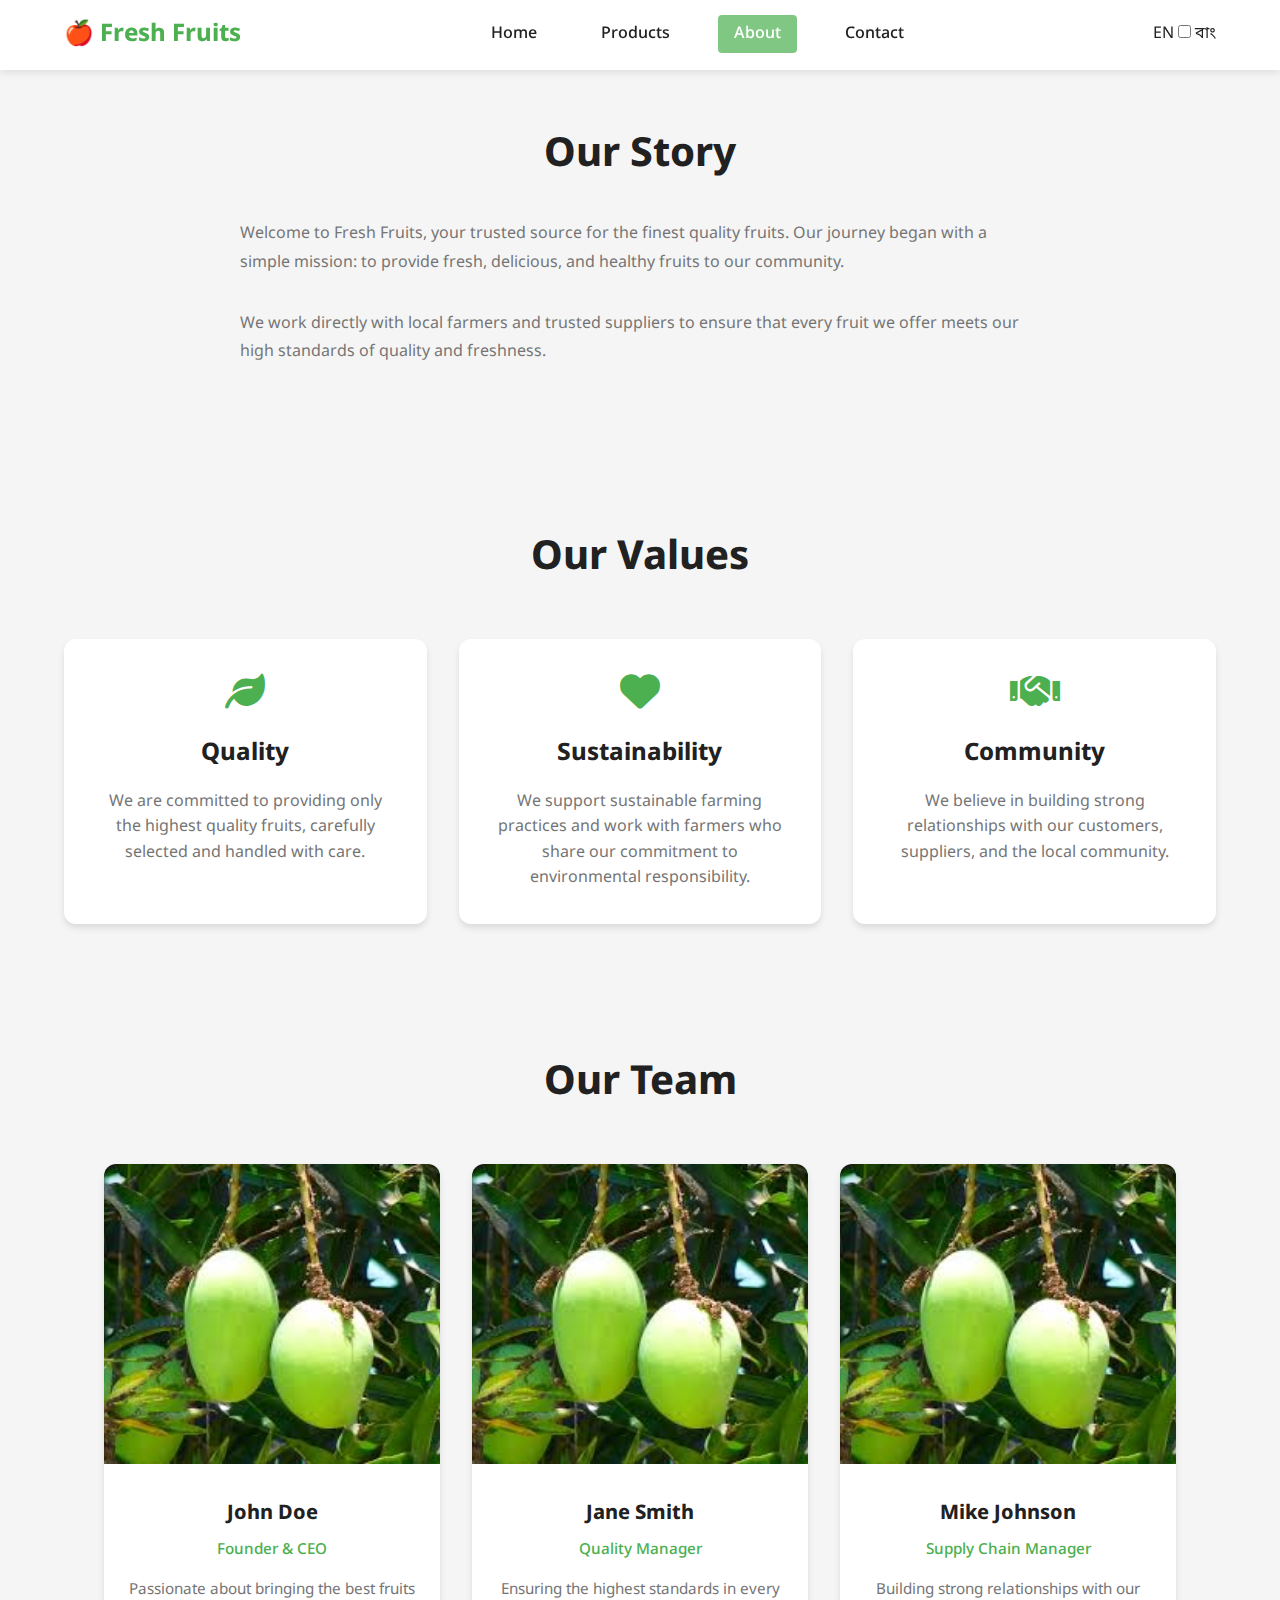
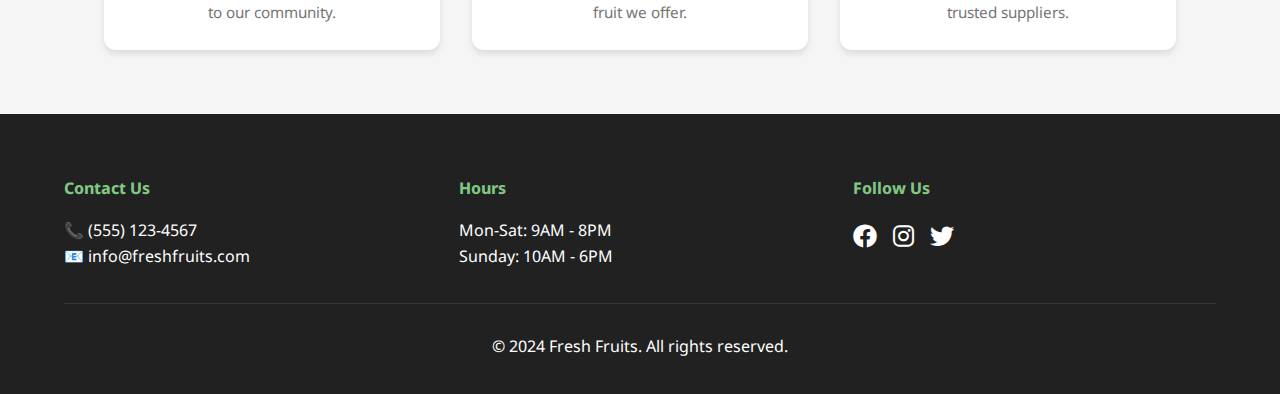
<file: about.html>
<!DOCTYPE html>
<html lang="en">
<head>
    <meta charset="UTF-8">
    <meta name="viewport" content="width=device-width, initial-scale=1.0">
    <title data-en="About Us - Fresh Fruits Store" data-bn="আমাদের সম্পর্কে - তাজা ফলের দোকান">About Us - Fresh Fruits Store</title>
    <link rel="stylesheet" href="css/style.css">
    <link rel="stylesheet" href="css/responsive.css">
    <link rel="stylesheet" href="https://cdnjs.cloudflare.com/ajax/libs/font-awesome/6.0.0/css/all.min.css">
    <link href="https://fonts.googleapis.com/css2?family=Noto+Sans+Bengali:wght@400;500;700&display=swap" rel="stylesheet">
</head>
<body>
    <header>
        <nav class="navbar">
            <div class="logo">
                <a href="index.html" data-en="🍎 Fresh Fruits" data-bn="🍎 তাজা ফল">🍎 Fresh Fruits</a>
            </div>
            <ul class="nav-links">
                <li><a href="index.html" data-en="Home" data-bn="হোম">Home</a></li>
                <li><a href="products.html" data-en="Products" data-bn="পণ্যসমূহ">Products</a></li>
                <li><a href="about.html" class="active" data-en="About" data-bn="আমাদের সম্পর্কে">About</a></li>
                <li><a href="contact.html" data-en="Contact" data-bn="যোগাযোগ">Contact</a></li>
            </ul>
            <div class="language-toggle">
                <span class="language-label">EN</span>
                <label class="toggle-switch">
                    <input type="checkbox" id="languageToggle">
                    <span class="toggle-slider"></span>
                </label>
                <span class="language-label">বাং</span>
            </div>
            <div class="mobile-menu">
                <i class="fas fa-bars"></i>
            </div>
        </nav>
    </header>

    <main class="about-page">
        <section class="about-section">
            <h2 data-en="Our Story" data-bn="আমাদের গল্প">Our Story</h2>
            <p data-en="Welcome to Fresh Fruits, your trusted source for the finest quality fruits. Our journey began with a simple mission: to provide fresh, delicious, and healthy fruits to our community." data-bn="তাজা ফলের দোকানে আপনাকে স্বাগতম, যেখানে আপনি পাবেন সর্বোচ্চ মানের ফল। আমাদের যাত্রা শুরু হয়েছিল একটি সহজ লক্ষ্য নিয়ে: আমাদের সম্প্রদায়কে তাজা, সুস্বাদু এবং স্বাস্থ্যকর ফল সরবরাহ করা।">Welcome to Fresh Fruits, your trusted source for the finest quality fruits. Our journey began with a simple mission: to provide fresh, delicious, and healthy fruits to our community.</p>
            <p data-en="We work directly with local farmers and trusted suppliers to ensure that every fruit we offer meets our high standards of quality and freshness." data-bn="আমরা স্থানীয় কৃষক এবং বিশ্বস্ত সরবরাহকারীদের সাথে সরাসরি কাজ করি যাতে আমরা যে ফল সরবরাহ করি তা আমাদের উচ্চ মান এবং তাজাত্বের মানদণ্ড পূরণ করে।">We work directly with local farmers and trusted suppliers to ensure that every fruit we offer meets our high standards of quality and freshness.</p>
        </section>

        <section class="values-section">
            <h2 data-en="Our Values" data-bn="আমাদের মূল্যবোধ">Our Values</h2>
            <div class="values-grid">
                <div class="value-card">
                    <i class="fas fa-leaf"></i>
                    <h3 data-en="Quality" data-bn="মান">Quality</h3>
                    <p data-en="We are committed to providing only the highest quality fruits, carefully selected and handled with care." data-bn="আমরা শুধুমাত্র সর্বোচ্চ মানের ফল সরবরাহ করতে প্রতিশ্রুতিবদ্ধ, যেগুলি সাবধানে নির্বাচিত এবং যত্ন সহকারে পরিচালিত।">We are committed to providing only the highest quality fruits, carefully selected and handled with care.</p>
                </div>
                <div class="value-card">
                    <i class="fas fa-heart"></i>
                    <h3 data-en="Sustainability" data-bn="টেকসইতা">Sustainability</h3>
                    <p data-en="We support sustainable farming practices and work with farmers who share our commitment to environmental responsibility." data-bn="আমরা টেকসই কৃষি অনুশীলনকে সমর্থন করি এবং পরিবেশগত দায়িত্বের প্রতি আমাদের প্রতিশ্রুতির সাথে একমত এমন কৃষকদের সাথে কাজ করি।">We support sustainable farming practices and work with farmers who share our commitment to environmental responsibility.</p>
                </div>
                <div class="value-card">
                    <i class="fas fa-handshake"></i>
                    <h3 data-en="Community" data-bn="সম্প্রদায়">Community</h3>
                    <p data-en="We believe in building strong relationships with our customers, suppliers, and the local community." data-bn="আমরা আমাদের গ্রাহক, সরবরাহকারী এবং স্থানীয় সম্প্রদায়ের সাথে শক্তিশালী সম্পর্ক গড়ে তোলায় বিশ্বাস করি।">We believe in building strong relationships with our customers, suppliers, and the local community.</p>
                </div>
            </div>
        </section>

        <section class="team-section">
            <h2 data-en="Our Team" data-bn="আমাদের দল">Our Team</h2>
            <div class="team-grid">
                <div class="team-member">
                    <img src="assets/images/placeholder.jpg" alt="Team Member">
                    <div class="info">
                        <h3 data-en="John Doe" data-bn="জন ডো">John Doe</h3>
                        <p class="role" data-en="Founder & CEO" data-bn="প্রতিষ্ঠাতা এবং সিইও">Founder & CEO</p>
                        <p data-en="Passionate about bringing the best fruits to our community." data-bn="আমাদের সম্প্রদায়ের জন্য সর্বোত্তম ফল আনার জন্য উত্সাহী।">Passionate about bringing the best fruits to our community.</p>
                    </div>
                </div>
                <div class="team-member">
                    <img src="assets/images/placeholder.jpg" alt="Team Member">
                    <div class="info">
                        <h3 data-en="Jane Smith" data-bn="জেন স্মিথ">Jane Smith</h3>
                        <p class="role" data-en="Quality Manager" data-bn="মান ব্যবস্থাপক">Quality Manager</p>
                        <p data-en="Ensuring the highest standards in every fruit we offer." data-bn="আমরা যে ফল সরবরাহ করি তার সর্বোচ্চ মান নিশ্চিত করা।">Ensuring the highest standards in every fruit we offer.</p>
                    </div>
                </div>
                <div class="team-member">
                    <img src="assets/images/placeholder.jpg" alt="Team Member">
                    <div class="info">
                        <h3 data-en="Mike Johnson" data-bn="মাইক জনসন">Mike Johnson</h3>
                        <p class="role" data-en="Supply Chain Manager" data-bn="সরবরাহ শৃঙ্খল ব্যবস্থাপক">Supply Chain Manager</p>
                        <p data-en="Building strong relationships with our trusted suppliers." data-bn="আমাদের বিশ্বস্ত সরবরাহকারীদের সাথে শক্তিশালী সম্পর্ক গড়ে তোলা।">Building strong relationships with our trusted suppliers.</p>
                    </div>
                </div>
            </div>
        </section>
    </main>

    <footer>
        <div class="footer-content">
            <div class="footer-section">
                <h4 data-en="Contact Us" data-bn="যোগাযোগ করুন">Contact Us</h4>
                <p data-en="📞 (555) 123-4567" data-bn="📞 ০১৭১২-৩৪৫-৬৭৮">📞 (555) 123-4567</p>
                <p>📧 info@freshfruits.com</p>
            </div>
            <div class="footer-section">
                <h4 data-en="Hours" data-bn="দোকানের সময়">Hours</h4>
                <p data-en="Mon-Sat: 9AM - 8PM" data-bn="সোম-শনি: সকাল ৯টা - রাত ৮টা">Mon-Sat: 9AM - 8PM</p>
                <p data-en="Sunday: 10AM - 6PM" data-bn="রবিবার: সকাল ১০টা - সন্ধ্যা ৬টা">Sunday: 10AM - 6PM</p>
            </div>
            <div class="footer-section">
                <h4 data-en="Follow Us" data-bn="সোশ্যাল মিডিয়া">Follow Us</h4>
                <div class="social-links">
                    <a href="#"><i class="fab fa-facebook"></i></a>
                    <a href="#"><i class="fab fa-instagram"></i></a>
                    <a href="#"><i class="fab fa-twitter"></i></a>
                </div>
            </div>
        </div>
        <div class="footer-bottom">
            <p data-en="© 2024 Fresh Fruits. All rights reserved." data-bn="© ২০২৪ তাজা ফল। সর্বস্বত্ব সংরক্ষিত।">© 2024 Fresh Fruits. All rights reserved.</p>
        </div>
    </footer>

    <script src="js/main.js"></script>
</body>
</html>
</file>
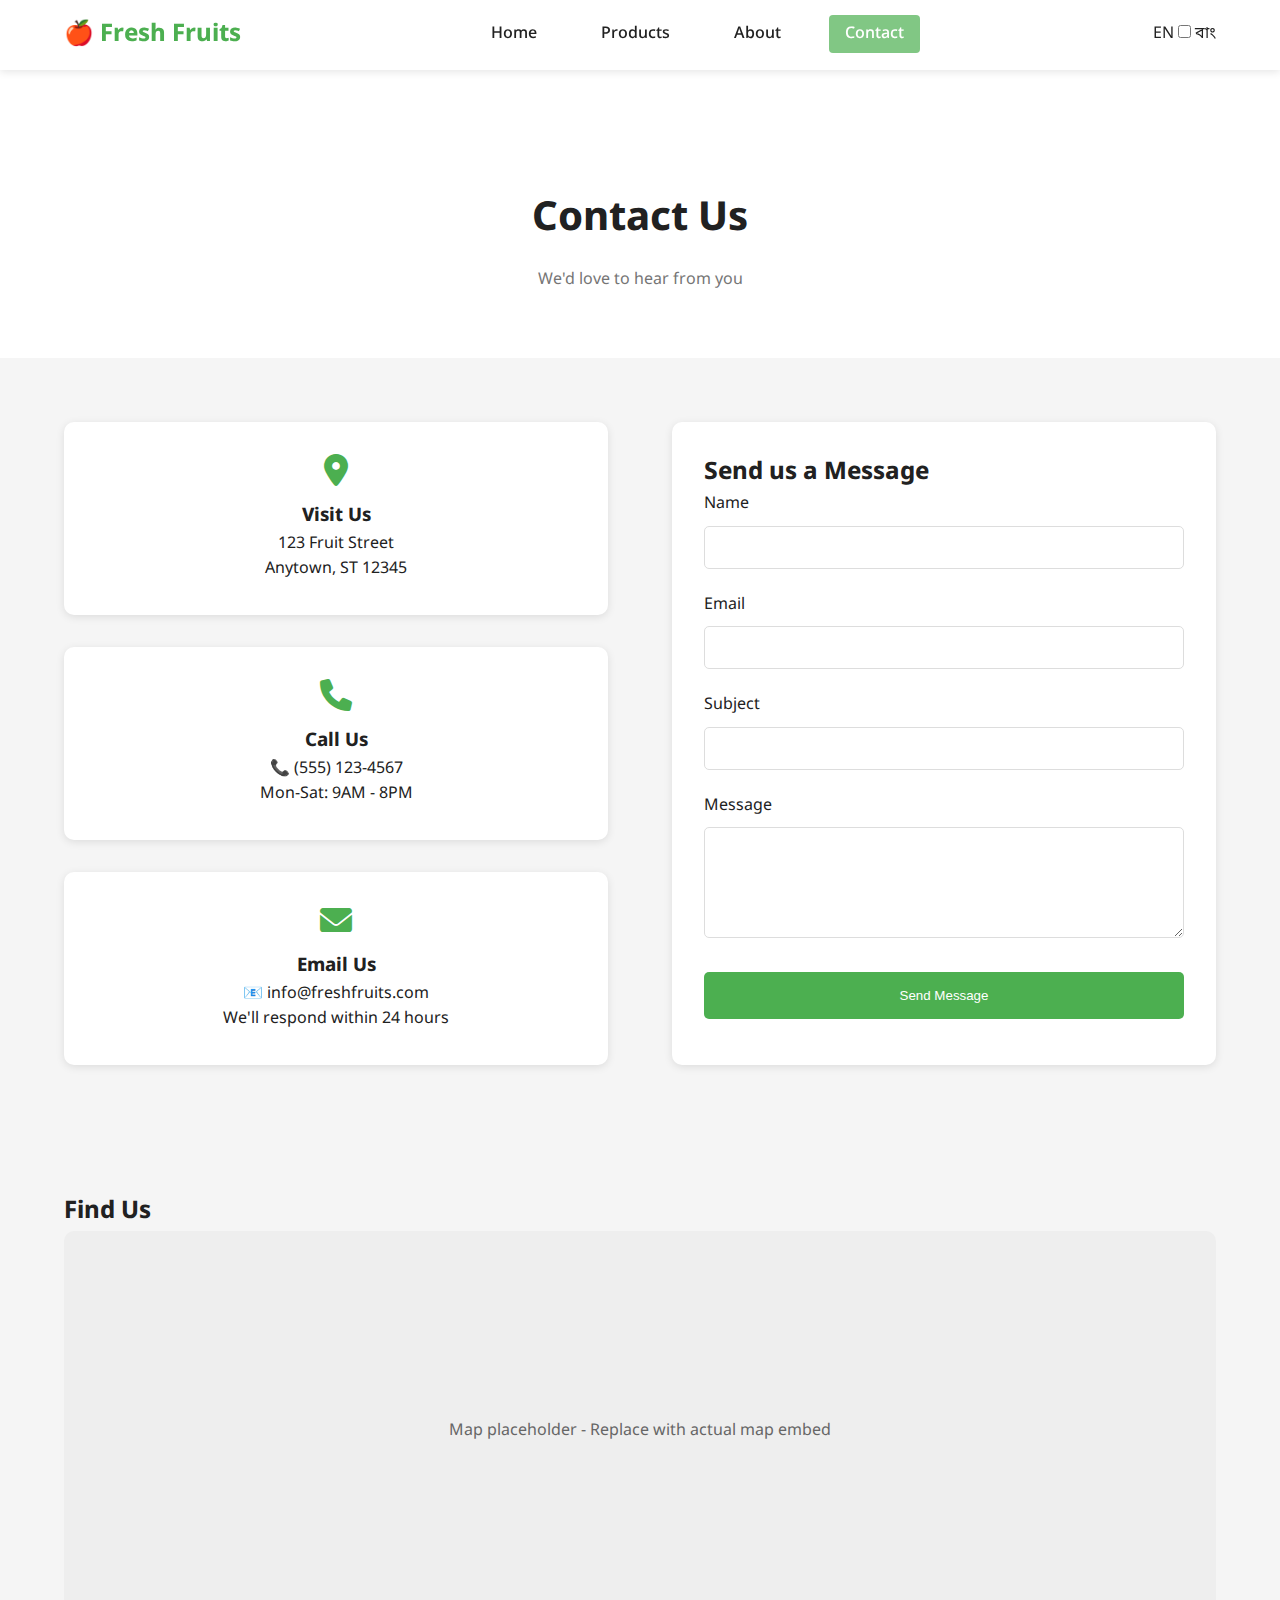
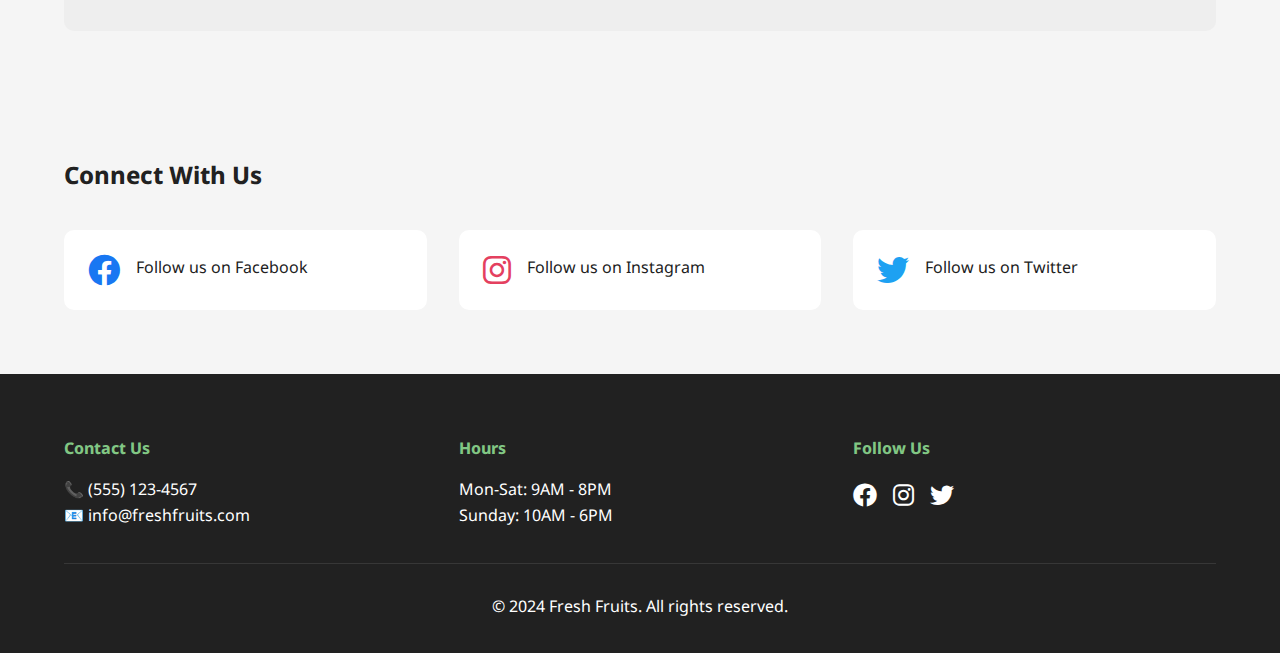
<file: contact.html>
<!DOCTYPE html>
<html lang="en">
<head>
    <meta charset="UTF-8">
    <meta name="viewport" content="width=device-width, initial-scale=1.0">
    <title data-en="Contact Us - Fresh Fruits Store" data-bn="যোগাযোগ করুন - তাজা ফলের দোকান">Contact Us - Fresh Fruits Store</title>
    <link rel="stylesheet" href="css/style.css">
    <link rel="stylesheet" href="css/responsive.css">
    <link rel="stylesheet" href="https://cdnjs.cloudflare.com/ajax/libs/font-awesome/6.0.0/css/all.min.css">
    <link href="https://fonts.googleapis.com/css2?family=Noto+Sans+Bengali:wght@400;500;700&display=swap" rel="stylesheet">
</head>
<body>
    <header>
        <nav class="navbar">
            <div class="logo">
                <a href="index.html" data-en="🍎 Fresh Fruits" data-bn="🍎 তাজা ফল">🍎 Fresh Fruits</a>
            </div>
            <ul class="nav-links">
                <li><a href="index.html" data-en="Home" data-bn="হোম">Home</a></li>
                <li><a href="products.html" data-en="Products" data-bn="পণ্যসমূহ">Products</a></li>
                <li><a href="about.html" data-en="About" data-bn="আমাদের সম্পর্কে">About</a></li>
                <li><a href="contact.html" class="active" data-en="Contact" data-bn="যোগাযোগ">Contact</a></li>
            </ul>
            <div class="language-toggle">
                <span class="language-label">EN</span>
                <label class="toggle-switch">
                    <input type="checkbox" id="languageToggle">
                    <span class="toggle-slider"></span>
                </label>
                <span class="language-label">বাং</span>
            </div>
            <div class="mobile-menu">
                <i class="fas fa-bars"></i>
            </div>
        </nav>
    </header>

    <main class="contact-page">
        <section class="page-header">
            <h1 data-en="Contact Us" data-bn="যোগাযোগ করুন">Contact Us</h1>
            <p data-en="We'd love to hear from you" data-bn="আমরা আপনার থেকে শোনার আগ্রহী">We'd love to hear from you</p>
        </section>

        <section class="contact-content">
            <div class="contact-info">
                <div class="info-card">
                    <i class="fas fa-map-marker-alt"></i>
                    <h3 data-en="Visit Us" data-bn="আমাদের ভিজিট করুন">Visit Us</h3>
                    <p data-en="123 Fruit Street" data-bn="১২৩ ফ্রুট স্ট্রিট">123 Fruit Street</p>
                    <p data-en="Anytown, ST 12345" data-bn="এ্যানিটাউন, এসটি ১২৩৪৫">Anytown, ST 12345</p>
                </div>
                <div class="info-card">
                    <i class="fas fa-phone"></i>
                    <h3 data-en="Call Us" data-bn="কল করুন">Call Us</h3>
                    <p data-en="📞 (555) 123-4567" data-bn="📞 ০১৭১২-৩৪৫-৬৭৮">📞 (555) 123-4567</p>
                    <p data-en="Mon-Sat: 9AM - 8PM" data-bn="সোম-শনি: সকাল ৯টা - রাত ৮টা">Mon-Sat: 9AM - 8PM</p>
                </div>
                <div class="info-card">
                    <i class="fas fa-envelope"></i>
                    <h3 data-en="Email Us" data-bn="ইমেইল করুন">Email Us</h3>
                    <p data-en="📧 info@freshfruits.com" data-bn="📧 info@freshfruits.com">📧 info@freshfruits.com</p>
                    <p data-en="We'll respond within 24 hours" data-bn="আমরা ২৪ ঘন্টার মধ্যে উত্তর দেব">We'll respond within 24 hours</p>
                </div>
            </div>

            <div class="contact-form-container">
                <h2 data-en="Send us a Message" data-bn="আমাদের একটি মেসেজ পাঠান">Send us a Message</h2>
                <form id="contact-form" onsubmit="return handleSubmit(event)">
                    <div class="form-group">
                        <label data-en="Name" data-bn="নাম" for="name">Name</label>
                        <input type="text" id="name" name="name" required>
                    </div>
                    <div class="form-group">
                        <label data-en="Email" data-bn="ইমেইল" for="email">Email</label>
                        <input type="email" id="email" name="email" required>
                    </div>
                    <div class="form-group">
                        <label data-en="Subject" data-bn="বিষয়" for="subject">Subject</label>
                        <input type="text" id="subject" name="subject" required>
                    </div>
                    <div class="form-group">
                        <label data-en="Message" data-bn="মেসেজ" for="message">Message</label>
                        <textarea id="message" name="message" rows="5" required></textarea>
                    </div>
                    <button type="submit" class="submit-btn" data-en="Send Message" data-bn="মেসেজ পাঠান">Send Message</button>
                </form>
            </div>
        </section>

        <section class="map-section">
            <h2 data-en="Find Us" data-bn="আমাদের খুঁজুন">Find Us</h2>
            <div class="map-container">
                <div class="map-placeholder">
                    <p data-en="Map placeholder - Replace with actual map embed" data-bn="ম্যাপ প্লেসহোল্ডার - আসল ম্যাপ এম্বেড দিয়ে প্রতিস্থাপন করুন">Map placeholder - Replace with actual map embed</p>
                </div>
            </div>
        </section>

        <section class="social-section">
            <h2 data-en="Connect With Us" data-bn="আমাদের সাথে যুক্ত হোন">Connect With Us</h2>
            <div class="social-grid">
                <a href="#" class="social-card facebook">
                    <i class="fab fa-facebook"></i>
                    <span data-en="Follow us on Facebook" data-bn="ফেসবুকে আমাদের ফলো করুন">Follow us on Facebook</span>
                </a>
                <a href="#" class="social-card instagram">
                    <i class="fab fa-instagram"></i>
                    <span data-en="Follow us on Instagram" data-bn="ইন্সটাগ্রামে আমাদের ফলো করুন">Follow us on Instagram</span>
                </a>
                <a href="#" class="social-card twitter">
                    <i class="fab fa-twitter"></i>
                    <span data-en="Follow us on Twitter" data-bn="টুইটারে আমাদের ফলো করুন">Follow us on Twitter</span>
                </a>
            </div>
        </section>
    </main>

    <footer>
        <div class="footer-content">
            <div class="footer-section">
                <h4 data-en="Contact Us" data-bn="যোগাযোগ করুন">Contact Us</h4>
                <p data-en="📞 (555) 123-4567" data-bn="📞 ০১৭১২-৩৪৫-৬৭৮">📞 (555) 123-4567</p>
                <p>📧 info@freshfruits.com</p>
            </div>
            <div class="footer-section">
                <h4 data-en="Hours" data-bn="দোকানের সময়">Hours</h4>
                <p data-en="Mon-Sat: 9AM - 8PM" data-bn="সোম-শনি: সকাল ৯টা - রাত ৮টা">Mon-Sat: 9AM - 8PM</p>
                <p data-en="Sunday: 10AM - 6PM" data-bn="রবিবার: সকাল ১০টা - সন্ধ্যা ৬টা">Sunday: 10AM - 6PM</p>
            </div>
            <div class="footer-section">
                <h4 data-en="Follow Us" data-bn="সোশ্যাল মিডিয়া">Follow Us</h4>
                <div class="social-links">
                    <a href="#"><i class="fab fa-facebook"></i></a>
                    <a href="#"><i class="fab fa-instagram"></i></a>
                    <a href="#"><i class="fab fa-twitter"></i></a>
                </div>
            </div>
        </div>
        <div class="footer-bottom">
            <p data-en="© 2024 Fresh Fruits. All rights reserved." data-bn="© ২০২৪ তাজা ফল। সর্বস্বত্ব সংরক্ষিত।">© 2024 Fresh Fruits. All rights reserved.</p>
        </div>
    </footer>

    <script src="js/main.js"></script>
    <script>
        function handleSubmit(event) {
            event.preventDefault();
            const formData = new FormData(event.target);
            const data = Object.fromEntries(formData);
            alert('Thank you for your message! We will get back to you soon.');
            event.target.reset();
            return false;
        }
    </script>
</body>
</html>
</file>
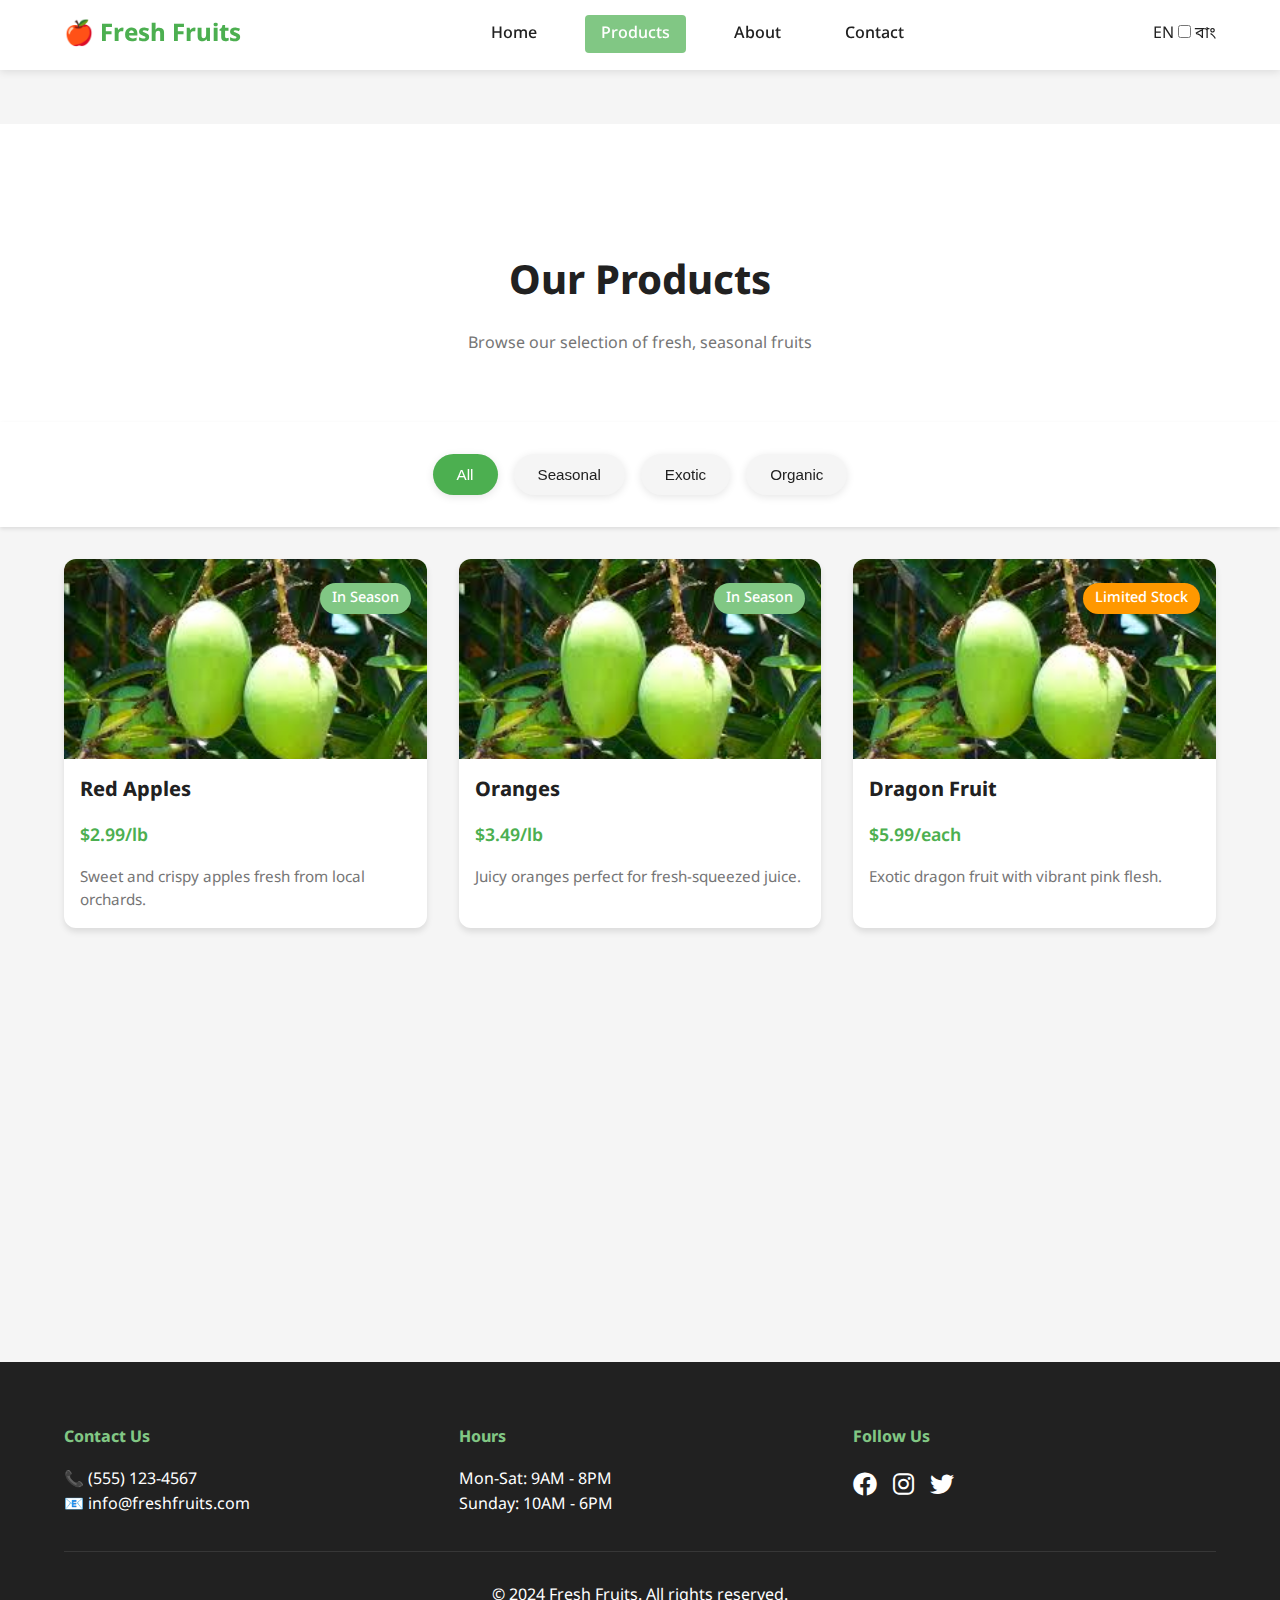
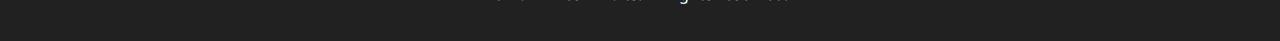
<file: products.html>
<!DOCTYPE html>
<html lang="en">
<head>
    <meta charset="UTF-8">
    <meta name="viewport" content="width=device-width, initial-scale=1.0">
    <title data-en="Products - Fresh Fruits Store" data-bn="পণ্যসমূহ - তাজা ফলের দোকান">Products - Fresh Fruits Store</title>
    <link rel="stylesheet" href="css/style.css">
    <link rel="stylesheet" href="css/responsive.css">
    <link rel="stylesheet" href="https://cdnjs.cloudflare.com/ajax/libs/font-awesome/6.0.0/css/all.min.css">
    <link href="https://fonts.googleapis.com/css2?family=Noto+Sans+Bengali:wght@400;500;700&display=swap" rel="stylesheet">
</head>
<body>
    <header>
        <nav class="navbar">
            <div class="logo">
                <a href="index.html" data-en="🍎 Fresh Fruits" data-bn="🍎 তাজা ফল">🍎 Fresh Fruits</a>
            </div>
            <ul class="nav-links">
                <li><a href="index.html" data-en="Home" data-bn="হোম">Home</a></li>
                <li><a href="products.html" class="active" data-en="Products" data-bn="পণ্যসমূহ">Products</a></li>
                <li><a href="about.html" data-en="About" data-bn="আমাদের সম্পর্কে">About</a></li>
                <li><a href="contact.html" data-en="Contact" data-bn="যোগাযোগ">Contact</a></li>
            </ul>
            <div class="language-toggle">
                <span class="language-label">EN</span>
                <label class="toggle-switch">
                    <input type="checkbox" id="languageToggle">
                    <span class="toggle-slider"></span>
                </label>
                <span class="language-label">বাং</span>
            </div>
            <div class="mobile-menu">
                <i class="fas fa-bars"></i>
            </div>
        </nav>
    </header>

    <main class="products-page">
        <section class="page-header">
            <h1 data-en="Our Products" data-bn="আমাদের পণ্যসমূহ">Our Products</h1>
            <p data-en="Browse our selection of fresh, seasonal fruits" data-bn="আমাদের তাজা, মৌসুমি ফলের সংগ্রহ দেখুন">Browse our selection of fresh, seasonal fruits</p>
        </section>

        <section class="product-categories">
            <div class="category-filters">
                <button class="filter-btn active" data-category="all" data-en="All" data-bn="সব">All</button>
                <button class="filter-btn" data-category="seasonal" data-en="Seasonal" data-bn="মৌসুমি">Seasonal</button>
                <button class="filter-btn" data-category="exotic" data-en="Exotic" data-bn="বিলাসী">Exotic</button>
                <button class="filter-btn" data-category="organic" data-en="Organic" data-bn="অর্গানিক">Organic</button>
            </div>
        </section>

        <section class="products-grid">
            <div class="product-card" data-category="seasonal">
                <img src="assets/images/placeholder.jpg" alt="Red Apples">
                <h3 data-en="Red Apples" data-bn="লাল আপেল">Red Apples</h3>
                <p class="price" data-en="$2.99/lb" data-bn="৳২৫০/কেজি">$2.99/lb</p>
                <span class="availability in-stock" data-en="In Season" data-bn="বর্তমানে আছে">In Season</span>
                <p class="description" data-en="Sweet and crispy apples fresh from local orchards." data-bn="স্থানীয় বাগান থেকে তাজা মিষ্টি এবং কুড়মুড়ে আপেল।">Sweet and crispy apples fresh from local orchards.</p>
            </div>
            <div class="product-card" data-category="seasonal">
                <img src="assets/images/placeholder.jpg" alt="Oranges">
                <h3 data-en="Oranges" data-bn="কমলা">Oranges</h3>
                <p class="price" data-en="$3.49/lb" data-bn="৳২০০/কেজি">$3.49/lb</p>
                <span class="availability in-stock" data-en="In Season" data-bn="বর্তমানে আছে">In Season</span>
                <p class="description" data-en="Juicy oranges perfect for fresh-squeezed juice." data-bn="তাজা রসের জন্য উপযুক্ত রসালো কমলা।">Juicy oranges perfect for fresh-squeezed juice.</p>
            </div>
            <div class="product-card" data-category="exotic">
                <img src="assets/images/placeholder.jpg" alt="Dragon Fruit">
                <h3 data-en="Dragon Fruit" data-bn="ড্রাগন ফল">Dragon Fruit</h3>
                <p class="price" data-en="$5.99/each" data-bn="৳৫০০/টি">$5.99/each</p>
                <span class="availability limited" data-en="Limited Stock" data-bn="সীমিত মজুদ">Limited Stock</span>
                <p class="description" data-en="Exotic dragon fruit with vibrant pink flesh." data-bn="উজ্জ্বল গোলাপি শাঁসযুক্ত বিলাসী ড্রাগন ফল।">Exotic dragon fruit with vibrant pink flesh.</p>
            </div>
            <div class="product-card" data-category="exotic">
                <img src="assets/images/placeholder.jpg" alt="Mangosteen">
                <h3 data-en="Mangosteen" data-bn="ম্যাঙ্গোস্টিন">Mangosteen</h3>
                <p class="price" data-en="$7.99/lb" data-bn="৳৬০০/কেজি">$7.99/lb</p>
                <span class="availability coming-soon" data-en="Coming Soon" data-bn="শীঘ্রই আসছে">Coming Soon</span>
                <p class="description" data-en="Sweet and tangy tropical delight." data-bn="মিষ্টি এবং টক ট্রপিক্যাল স্বাদ।">Sweet and tangy tropical delight.</p>
            </div>
            <div class="product-card" data-category="organic">
                <img src="assets/images/placeholder.jpg" alt="Organic Strawberries">
                <h3 data-en="Organic Strawberries" data-bn="অর্গানিক স্ট্রবেরি">Organic Strawberries</h3>
                <p class="price" data-en="$4.99/lb" data-bn="৳৪০০/কেজি">$4.99/lb</p>
                <span class="availability in-stock" data-en="In Season" data-bn="বর্তমানে আছে">In Season</span>
                <p class="description" data-en="Certified organic strawberries from local farms." data-bn="স্থানীয় খামার থেকে সার্টিফাইড অর্গানিক স্ট্রবেরি।">Certified organic strawberries from local farms.</p>
            </div>
            <div class="product-card" data-category="organic">
                <img src="assets/images/placeholder.jpg" alt="Organic Blueberries">
                <h3 data-en="Organic Blueberries" data-bn="অর্গানিক ব্লুবেরি">Organic Blueberries</h3>
                <p class="price" data-en="$5.99/lb" data-bn="৳৫০০/কেজি">$5.99/lb</p>
                <span class="availability in-stock" data-en="In Season" data-bn="বর্তমানে আছে">In Season</span>
                <p class="description" data-en="Sweet and nutritious organic blueberries." data-bn="মিষ্টি এবং পুষ্টিকর অর্গানিক ব্লুবেরি।">Sweet and nutritious organic blueberries.</p>
            </div>
        </section>
    </main>

    <footer>
        <div class="footer-content">
            <div class="footer-section">
                <h4 data-en="Contact Us" data-bn="যোগাযোগ করুন">Contact Us</h4>
                <p data-en="📞 (555) 123-4567" data-bn="📞 ০১৭১২-৩৪৫-৬৭৮">📞 (555) 123-4567</p>
                <p>📧 info@freshfruits.com</p>
            </div>
            <div class="footer-section">
                <h4 data-en="Hours" data-bn="দোকানের সময়">Hours</h4>
                <p data-en="Mon-Sat: 9AM - 8PM" data-bn="সোম-শনি: সকাল ৯টা - রাত ৮টা">Mon-Sat: 9AM - 8PM</p>
                <p data-en="Sunday: 10AM - 6PM" data-bn="রবিবার: সকাল ১০টা - সন্ধ্যা ৬টা">Sunday: 10AM - 6PM</p>
            </div>
            <div class="footer-section">
                <h4 data-en="Follow Us" data-bn="সোশ্যাল মিডিয়া">Follow Us</h4>
                <div class="social-links">
                    <a href="#"><i class="fab fa-facebook"></i></a>
                    <a href="#"><i class="fab fa-instagram"></i></a>
                    <a href="#"><i class="fab fa-twitter"></i></a>
                </div>
            </div>
        </div>
        <div class="footer-bottom">
            <p data-en="© 2024 Fresh Fruits. All rights reserved." data-bn="© ২০২৪ তাজা ফল। সর্বস্বত্ব সংরক্ষিত।">© 2024 Fresh Fruits. All rights reserved.</p>
        </div>
    </footer>

    <script src="js/main.js"></script>
    <script>
        document.addEventListener('DOMContentLoaded', function() {
            const filterButtons = document.querySelectorAll('.filter-btn');
            const products = document.querySelectorAll('.product-card');
            filterButtons.forEach(button => {
                button.addEventListener('click', () => {
                    filterButtons.forEach(btn => btn.classList.remove('active'));
                    button.classList.add('active');
                    const category = button.dataset.category;
                    products.forEach(product => {
                        if (category === 'all' || product.dataset.category === category) {
                            product.style.display = 'block';
                        } else {
                            product.style.display = 'none';
                        }
                    });
                });
            });
        });
    </script>
</body>
</html>
</file>
<file: css/responsive.css>
/* Tablet Styles */
@media screen and (max-width: 1024px) {
    .hero h1 {
        font-size: 2.5rem;
    }

    .product-grid {
        grid-template-columns: repeat(2, 1fr);
    }

    .features {
        grid-template-columns: repeat(2, 1fr);
    }
}

/* Mobile Styles */
@media screen and (max-width: 768px) {
    .navbar {
        padding: 1rem;
    }

    .nav-links {
        display: none;
        position: absolute;
        top: 100%;
        left: 0;
        right: 0;
        background: var(--white);
        flex-direction: column;
        padding: 1rem;
        box-shadow: var(--shadow);
    }

    .nav-links.active {
        display: flex;
    }

    .nav-links li {
        margin: 1rem 0;
    }

    .mobile-menu {
        display: block;
    }

    .hero {
        height: 60vh;
    }

    .hero h1 {
        font-size: 2rem;
    }

    .hero p {
        font-size: 1rem;
    }

    .product-grid {
        grid-template-columns: 1fr;
    }

    .features {
        grid-template-columns: 1fr;
    }

    .footer-content {
        grid-template-columns: 1fr;
        text-align: center;
    }

    .social-links {
        justify-content: center;
    }
}

/* Small Mobile Styles */
@media screen and (max-width: 480px) {
    .hero h1 {
        font-size: 1.75rem;
    }

    .featured-products,
    .store-info {
        padding: 2rem 1rem;
    }

    .cta-button {
        padding: 0.75rem 1.5rem;
    }
}

/* Print Styles */
@media print {
    .navbar,
    .hero,
    .cta-button,
    .footer {
        display: none;
    }

    body {
        font-size: 12pt;
        line-height: 1.5;
    }

    .product-card {
        break-inside: avoid;
        page-break-inside: avoid;
    }
}
</file>
<file: css/style.css>
/* Import Bangla font */
@import url('https://fonts.googleapis.com/css2?family=Noto+Sans+Bengali:wght@400;500;700&display=swap');

/* Reset and base styles */
* {
    margin: 0;
    padding: 0;
    box-sizing: border-box;
}

:root {
    --primary-color: #4CAF50;
    --primary-dark: #388E3C;
    --primary-light: #81C784;
    --accent-color: #FF9800;
    --text-primary: #212121;
    --text-secondary: #757575;
    --background-light: #F5F5F5;
    --white: #FFFFFF;
    --shadow: 0 2px 8px rgba(0, 0, 0, 0.1);
    --transition: all 0.3s ease;
}

/* Language specific styles */
[lang="bn"] {
    font-family: 'Noto Sans Bengali', sans-serif;
}

[lang="en"] {
    font-family: 'Segoe UI', Tahoma, Geneva, Verdana, sans-serif;
}

body {
    font-family: 'Noto Sans Bengali', sans-serif;
    line-height: 1.6;
    color: var(--text-primary);
    background-color: var(--background-light);
}

/* Language Switcher */
.language-switcher {
    position: absolute;
    right: 2rem;
    top: 50%;
    transform: translateY(-50%);
    display: flex;
    gap: 0.5rem;
    align-items: center;
}

.language-btn {
    padding: 0.25rem 0.5rem;
    border: 1px solid var(--primary-color);
    background: transparent;
    color: var(--primary-color);
    border-radius: 4px;
    cursor: pointer;
    transition: var(--transition);
}

.language-btn.active {
    background: var(--primary-color);
    color: var(--white);
}

/* Navigation */
.navbar {
    background-color: var(--white);
    padding: 1rem 5%;
    position: fixed;
    width: 100%;
    top: 0;
    z-index: 1000;
    box-shadow: var(--shadow);
    display: flex;
    justify-content: space-between;
    align-items: center;
    transition: var(--transition);
}

.navbar.scrolled {
    padding: 0.5rem 5%;
    background-color: rgba(255, 255, 255, 0.95);
    backdrop-filter: blur(10px);
}

.logo a {
    font-size: 1.5rem;
    font-weight: 700;
    color: var(--primary-color);
    text-decoration: none;
    transition: var(--transition);
}

.logo a:hover {
    color: var(--primary-dark);
}

.nav-links {
    display: flex;
    list-style: none;
    gap: 2rem;
}

.nav-links a {
    text-decoration: none;
    color: var(--text-primary);
    font-weight: 500;
    padding: 0.5rem 1rem;
    border-radius: 4px;
    transition: var(--transition);
}

.nav-links a:hover {
    color: var(--primary-color);
    background-color: var(--background-light);
}

.nav-links a.active {
    color: var(--primary-color);
    background-color: var(--primary-light);
    color: var(--white);
}

.mobile-menu {
    display: none;
    font-size: 1.5rem;
    cursor: pointer;
    color: var(--text-primary);
}

/* Hero Section */
.hero {
    background: linear-gradient(rgba(0, 0, 0, 0.5), rgba(0, 0, 0, 0.5)), url('../assets/images/hero-bg.jpg');
    background-size: cover;
    background-position: center;
    height: 80vh;
    display: flex;
    align-items: center;
    justify-content: center;
    text-align: center;
    color: var(--white);
    margin-top: 60px;
}

.hero-content {
    max-width: 800px;
    padding: 2rem;
}

.hero h1 {
    font-size: 3rem;
    margin-bottom: 1rem;
    text-shadow: 2px 2px 4px rgba(0, 0, 0, 0.3);
}

.hero p {
    font-size: 1.2rem;
    margin-bottom: 2rem;
    text-shadow: 1px 1px 2px rgba(0, 0, 0, 0.3);
}

/* Featured Products */
.featured-products {
    padding: 4rem 5%;
    background: var(--light-gray);
}

.featured-products h2 {
    text-align: center;
    margin-bottom: 2rem;
}

.product-grid {
    display: grid;
    grid-template-columns: repeat(auto-fit, minmax(280px, 1fr));
    gap: 2rem;
    padding: 2rem 5%;
}

.product-card {
    background-color: var(--white);
    border-radius: 8px;
    overflow: hidden;
    box-shadow: var(--shadow);
    transition: var(--transition);
    position: relative;
}

.product-card:hover {
    transform: translateY(-5px);
    box-shadow: 0 8px 16px rgba(0, 0, 0, 0.1);
}

.product-card img {
    width: 100%;
    height: 200px;
    object-fit: cover;
    transition: var(--transition);
}

.product-card:hover img {
    transform: scale(1.05);
}

.product-card h3 {
    padding: 1rem;
    color: var(--text-primary);
    font-size: 1.2rem;
}

.product-card .price {
    padding: 0 1rem;
    color: var(--primary-color);
    font-weight: 600;
    font-size: 1.1rem;
}

.product-card .availability {
    position: absolute;
    top: 1rem;
    right: 1rem;
    padding: 0.5rem 1rem;
    border-radius: 20px;
    font-size: 0.9rem;
    font-weight: 500;
}

.availability.in-stock {
    background-color: var(--primary-light);
    color: var(--white);
}

.availability.limited {
    background-color: var(--accent-color);
    color: var(--white);
}

.availability.coming-soon {
    background-color: var(--text-secondary);
    color: var(--white);
}

.product-card .description {
    padding: 1rem;
    color: var(--text-secondary);
    font-size: 0.9rem;
}

/* Store Info */
.store-info {
    padding: 4rem 5%;
    text-align: center;
}

.features {
    display: grid;
    grid-template-columns: repeat(auto-fit, minmax(250px, 1fr));
    gap: 2rem;
    padding: 4rem 5%;
    background-color: var(--white);
}

.feature {
    text-align: center;
    padding: 2rem;
    border-radius: 8px;
    transition: var(--transition);
}

.feature:hover {
    transform: translateY(-5px);
    box-shadow: var(--shadow);
}

.feature i {
    font-size: 2.5rem;
    color: var(--primary-color);
    margin-bottom: 1rem;
}

.feature h3 {
    color: var(--text-primary);
    margin-bottom: 0.5rem;
}

.feature p {
    color: var(--text-secondary);
}

/* Footer */
footer {
    background-color: var(--text-primary);
    color: var(--white);
    padding: 4rem 5% 2rem;
}

.footer-content {
    display: grid;
    grid-template-columns: repeat(auto-fit, minmax(200px, 1fr));
    gap: 2rem;
    margin-bottom: 2rem;
}

.footer-section h4 {
    color: var(--primary-light);
    margin-bottom: 1rem;
}

.social-links {
    display: flex;
    gap: 1rem;
}

.social-links a {
    color: var(--white);
    font-size: 1.5rem;
    transition: var(--transition);
}

.social-links a:hover {
    color: var(--primary-light);
    transform: translateY(-3px);
}

.footer-bottom {
    text-align: center;
    padding-top: 2rem;
    border-top: 1px solid rgba(255, 255, 255, 0.1);
}

/* Animations */
@keyframes fadeIn {
    from {
        opacity: 0;
        transform: translateY(20px);
    }
    to {
        opacity: 1;
        transform: translateY(0);
    }
}

.hero-content, .product-card, .feature {
    animation: fadeIn 0.8s ease-out forwards;
}

/* Page Header */
.page-header {
    text-align: center;
    padding: 8rem 5% 4rem;
    background-color: var(--white);
    margin-top: 60px;
}

.page-header h1 {
    font-size: 2.5rem;
    color: var(--text-primary);
    margin-bottom: 1rem;
}

.page-header p {
    color: var(--text-secondary);
    max-width: 600px;
    margin: 0 auto;
}

/* Products Page */
.products-page {
    padding-top: 4rem;
}

.category-filters {
    display: flex;
    justify-content: center;
    gap: 1rem;
    padding: 2rem 5%;
    flex-wrap: wrap;
}

.filter-btn {
    padding: 0.5rem 1.5rem;
    border: none;
    background-color: var(--white);
    color: var(--text-primary);
    border-radius: 20px;
    cursor: pointer;
    transition: var(--transition);
    font-weight: 500;
    box-shadow: var(--shadow);
}

.filter-btn:hover {
    background-color: var(--primary-light);
    color: var(--white);
}

.filter-btn.active {
    background-color: var(--primary-color);
    color: var(--white);
}

.products-grid {
    display: grid;
    grid-template-columns: repeat(auto-fill, minmax(280px, 1fr));
    gap: 2rem;
    padding: 2rem 5%;
    max-width: 1400px;
    margin: 0 auto;
}

.product-card {
    background: var(--white);
    border-radius: 12px;
    overflow: hidden;
    box-shadow: 0 4px 6px rgba(0, 0, 0, 0.1);
    transition: transform 0.3s ease, box-shadow 0.3s ease;
    display: flex;
    flex-direction: column;
    height: 100%;
}

.product-card:hover {
    transform: translateY(-5px);
    box-shadow: 0 8px 15px rgba(0, 0, 0, 0.2);
}

.product-card img {
    width: 100%;
    height: 200px;
    object-fit: cover;
    transition: transform 0.3s ease;
}

.product-card:hover img {
    transform: scale(1.05);
}

.product-card .content {
    padding: 1.5rem;
    flex-grow: 1;
    display: flex;
    flex-direction: column;
    gap: 0.5rem;
}

.product-card h3 {
    font-size: 1.25rem;
    color: var(--text-primary);
    margin: 0;
}

.product-card .price {
    font-size: 1.1rem;
    color: var(--primary-color);
    font-weight: 600;
    margin: 0;
}

.product-card .availability {
    display: inline-block;
    padding: 0.25rem 0.75rem;
    border-radius: 20px;
    font-size: 0.9rem;
    font-weight: 500;
    margin: 0.5rem 0;
}

.availability.in-season {
    background-color: var(--primary-light);
    color: var(--white);
}

.availability.limited-stock {
    background-color: var(--accent-color);
    color: var(--white);
}

.availability.coming-soon {
    background-color: var(--text-secondary);
    color: var(--white);
}

.product-card .description {
    color: var(--text-secondary);
    font-size: 0.95rem;
    line-height: 1.5;
    margin: 0;
    flex-grow: 1;
}

/* Category Filters */
.category-filters {
    display: flex;
    justify-content: center;
    gap: 1rem;
    padding: 2rem 5%;
    flex-wrap: wrap;
    background: var(--white);
    position: sticky;
    top: 60px;
    z-index: 100;
    box-shadow: 0 2px 4px rgba(0, 0, 0, 0.1);
}

.filter-btn {
    padding: 0.75rem 1.5rem;
    border: none;
    background-color: var(--background-light);
    color: var(--text-primary);
    border-radius: 25px;
    cursor: pointer;
    transition: all 0.3s ease;
    font-weight: 500;
    font-size: 0.95rem;
}

.filter-btn:hover {
    background-color: var(--primary-light);
    color: var(--white);
    transform: translateY(-2px);
}

.filter-btn.active {
    background-color: var(--primary-color);
    color: var(--white);
}

/* Responsive Adjustments */
@media (max-width: 768px) {
    .products-grid {
        grid-template-columns: repeat(auto-fill, minmax(240px, 1fr));
        gap: 1.5rem;
        padding: 1.5rem;
    }

    .category-filters {
        padding: 1rem;
        gap: 0.5rem;
    }

    .filter-btn {
        padding: 0.5rem 1rem;
        font-size: 0.9rem;
    }
}

@media (max-width: 480px) {
    .products-grid {
        grid-template-columns: 1fr;
        gap: 1rem;
        padding: 1rem;
    }

    .product-card img {
        height: 180px;
    }
}

/* About Page Styles */
.about-page {
    padding-top: 60px; /* Account for fixed navbar */
}

.about-section {
    padding: 4rem 5%;
    max-width: 1200px;
    margin: 0 auto;
}

.about-section h2 {
    font-size: 2.5rem;
    color: var(--text-primary);
    margin-bottom: 2rem;
    text-align: center;
}

.about-section p {
    color: var(--text-secondary);
    line-height: 1.8;
    margin-bottom: 2rem;
    max-width: 800px;
    margin-left: auto;
    margin-right: auto;
}

/* Values Section */
.values-section {
    background-color: var(--background-light);
    padding: 4rem 5%;
}

.values-section h2 {
    font-size: 2.5rem;
    color: var(--text-primary);
    margin-bottom: 3rem;
    text-align: center;
}

.values-grid {
    display: grid;
    grid-template-columns: repeat(auto-fit, minmax(280px, 1fr));
    gap: 2rem;
    max-width: 1200px;
    margin: 0 auto;
}

.value-card {
    background: var(--white);
    padding: 2rem;
    border-radius: 12px;
    box-shadow: 0 4px 6px rgba(0, 0, 0, 0.1);
    transition: transform 0.3s ease, box-shadow 0.3s ease;
    text-align: center;
}

.value-card:hover {
    transform: translateY(-5px);
    box-shadow: 0 8px 15px rgba(0, 0, 0, 0.2);
}

.value-card i {
    font-size: 2.5rem;
    color: var(--primary-color);
    margin-bottom: 1.5rem;
}

.value-card h3 {
    color: var(--text-primary);
    margin-bottom: 1rem;
    font-size: 1.5rem;
}

.value-card p {
    color: var(--text-secondary);
    line-height: 1.6;
    margin: 0;
}

/* Team Section */
.team-section {
    padding: 4rem 5%;
    max-width: 1200px;
    margin: 0 auto;
}

.team-section h2 {
    font-size: 2.5rem;
    color: var(--text-primary);
    margin-bottom: 3rem;
    text-align: center;
}

.team-grid {
    display: grid;
    grid-template-columns: repeat(auto-fit, minmax(280px, 1fr));
    gap: 2rem;
}

.team-member {
    background: var(--white);
    border-radius: 12px;
    overflow: hidden;
    box-shadow: 0 4px 6px rgba(0, 0, 0, 0.1);
    transition: transform 0.3s ease, box-shadow 0.3s ease;
}

.team-member:hover {
    transform: translateY(-5px);
    box-shadow: 0 8px 15px rgba(0, 0, 0, 0.2);
}

.team-member img {
    width: 100%;
    height: 300px;
    object-fit: cover;
}

.team-member .info {
    padding: 1.5rem;
    text-align: center;
}

.team-member h3 {
    color: var(--text-primary);
    margin-bottom: 0.5rem;
    font-size: 1.25rem;
}

.team-member .role {
    color: var(--primary-color);
    font-weight: 500;
    margin-bottom: 1rem;
}

.team-member p {
    color: var(--text-secondary);
    font-size: 0.95rem;
    line-height: 1.6;
    margin: 0;
}

/* Responsive Adjustments */
@media (max-width: 768px) {
    .about-section,
    .values-section,
    .team-section {
        padding: 3rem 1.5rem;
    }

    .about-section h2,
    .values-section h2,
    .team-section h2 {
        font-size: 2rem;
        margin-bottom: 2rem;
    }

    .values-grid,
    .team-grid {
        gap: 1.5rem;
    }

    .value-card,
    .team-member {
        padding: 1.5rem;
    }
}

@media (max-width: 480px) {
    .about-section,
    .values-section,
    .team-section {
        padding: 2rem 1rem;
    }

    .about-section h2,
    .values-section h2,
    .team-section h2 {
        font-size: 1.75rem;
        margin-bottom: 1.5rem;
    }

    .team-member img {
        height: 250px;
    }
}

/* Contact Page */
.contact-content {
    padding: 4rem 5%;
    display: grid;
    grid-template-columns: 1fr 1fr;
    gap: 4rem;
}

.contact-info {
    display: grid;
    grid-template-columns: 1fr;
    gap: 2rem;
}

.info-card {
    background: var(--white);
    padding: 2rem;
    border-radius: 10px;
    box-shadow: var(--shadow);
    text-align: center;
}

.info-card i {
    font-size: 2rem;
    color: var(--primary-color);
    margin-bottom: 1rem;
}

.contact-form-container {
    background: var(--white);
    padding: 2rem;
    border-radius: 10px;
    box-shadow: var(--shadow);
}

.form-group {
    margin-bottom: 1.5rem;
}

.form-group label {
    display: block;
    margin-bottom: 0.5rem;
    color: var(--text-color);
}

.form-group input,
.form-group textarea {
    width: 100%;
    padding: 0.75rem;
    border: 1px solid #ddd;
    border-radius: 5px;
    font-family: inherit;
}

.form-group textarea {
    resize: vertical;
}

.submit-btn {
    background: var(--primary-color);
    color: var(--white);
    padding: 1rem 2rem;
    border: none;
    border-radius: 5px;
    cursor: pointer;
    transition: var(--transition);
    width: 100%;
}

.submit-btn:hover {
    background: var(--secondary-color);
}

.map-section {
    padding: 4rem 5%;
}

.map-container {
    height: 400px;
    background: var(--light-gray);
    border-radius: 10px;
    overflow: hidden;
}

.map-placeholder {
    height: 100%;
    display: flex;
    align-items: center;
    justify-content: center;
    background: #eee;
    color: #666;
}

.social-section {
    padding: 4rem 5%;
    background: var(--light-gray);
}

.social-grid {
    display: grid;
    grid-template-columns: repeat(auto-fit, minmax(250px, 1fr));
    gap: 2rem;
    margin-top: 2rem;
}

.social-card {
    display: flex;
    align-items: center;
    gap: 1rem;
    padding: 1.5rem;
    background: var(--white);
    border-radius: 10px;
    text-decoration: none;
    color: var(--text-color);
    transition: var(--transition);
}

.social-card:hover {
    transform: translateY(-5px);
    box-shadow: var(--shadow);
}

.social-card i {
    font-size: 2rem;
}

.social-card.facebook i {
    color: #1877f2;
}

.social-card.instagram i {
    color: #e4405f;
}

.social-card.twitter i {
    color: #1da1f2;
}

/* Additional Animations */
.value-card,
.team-member,
.info-card,
.social-card {
    animation: fadeIn 0.8s ease-out forwards;
}

@keyframes slideIn {
    from {
        opacity: 0;
        transform: translateX(-20px);
    }
    to {
        opacity: 1;
        transform: translateX(0);
    }
}

.story-content p {
    animation: slideIn 0.8s ease-out forwards;
}

@media (max-width: 768px) {
    .mobile-menu {
        display: block;
    }

    .nav-links {
        position: fixed;
        top: 60px;
        left: 0;
        right: 0;
        background-color: var(--white);
        flex-direction: column;
        padding: 1rem;
        gap: 1rem;
        transform: translateY(-100%);
        opacity: 0;
        transition: var(--transition);
        box-shadow: var(--shadow);
    }

    .nav-links.active {
        transform: translateY(0);
        opacity: 1;
    }

    .hero h1 {
        font-size: 2rem;
    }

    .hero p {
        font-size: 1rem;
    }
}

/* Ripple Effect */
.cta-button, .filter-btn {
    position: relative;
    overflow: hidden;
}

.ripple {
    position: absolute;
    border-radius: 50%;
    background-color: rgba(255, 255, 255, 0.4);
    transform: scale(0);
    animation: ripple 0.6s linear;
    pointer-events: none;
}

@keyframes ripple {
    to {
        transform: scale(4);
        opacity: 0;
    }
}

/* Loading Animation */
.loading {
    position: relative;
    min-height: 200px;
}

.loading::after {
    content: '';
    position: absolute;
    top: 50%;
    left: 50%;
    width: 40px;
    height: 40px;
    margin: -20px 0 0 -20px;
    border: 4px solid var(--primary-light);
    border-top-color: var(--primary-color);
    border-radius: 50%;
    animation: spin 1s linear infinite;
}

@keyframes spin {
    to {
        transform: rotate(360deg);
    }
}

/* Smooth Transitions */
.product-card, .feature, .nav-links a, .cta-button, .filter-btn {
    transition: all 0.3s cubic-bezier(0.4, 0, 0.2, 1);
}

/* Hover Effects */
.product-card:hover {
    transform: translateY(-10px);
    box-shadow: 0 12px 24px rgba(0, 0, 0, 0.15);
}

.feature:hover {
    transform: translateY(-5px);
    box-shadow: 0 8px 16px rgba(0, 0, 0, 0.1);
}

.nav-links a:hover {
    transform: translateY(-2px);
}

.cta-button:hover {
    transform: translateY(-2px);
    box-shadow: 0 6px 12px rgba(0, 0, 0, 0.15);
}

.filter-btn:hover {
    transform: translateY(-2px);
    box-shadow: 0 4px 8px rgba(0, 0, 0, 0.1);
}

/* Error and Loading States */
.error {
    text-align: center;
    padding: 2rem;
    color: #d32f2f;
    background-color: #ffebee;
    border-radius: 8px;
    margin: 2rem auto;
    max-width: 600px;
}

.error-details {
    font-size: 0.9rem;
    color: #b71c1c;
    margin-top: 0.5rem;
}

.loading {
    display: flex;
    justify-content: center;
    align-items: center;
    min-height: 200px;
    position: relative;
}

.loading::after {
    content: '';
    position: absolute;
    width: 40px;
    height: 40px;
    border: 4px solid var(--primary-light);
    border-top-color: var(--primary-color);
    border-radius: 50%;
    animation: spin 1s linear infinite;
}

@keyframes spin {
    to {
        transform: rotate(360deg);
    }
}
</file>
